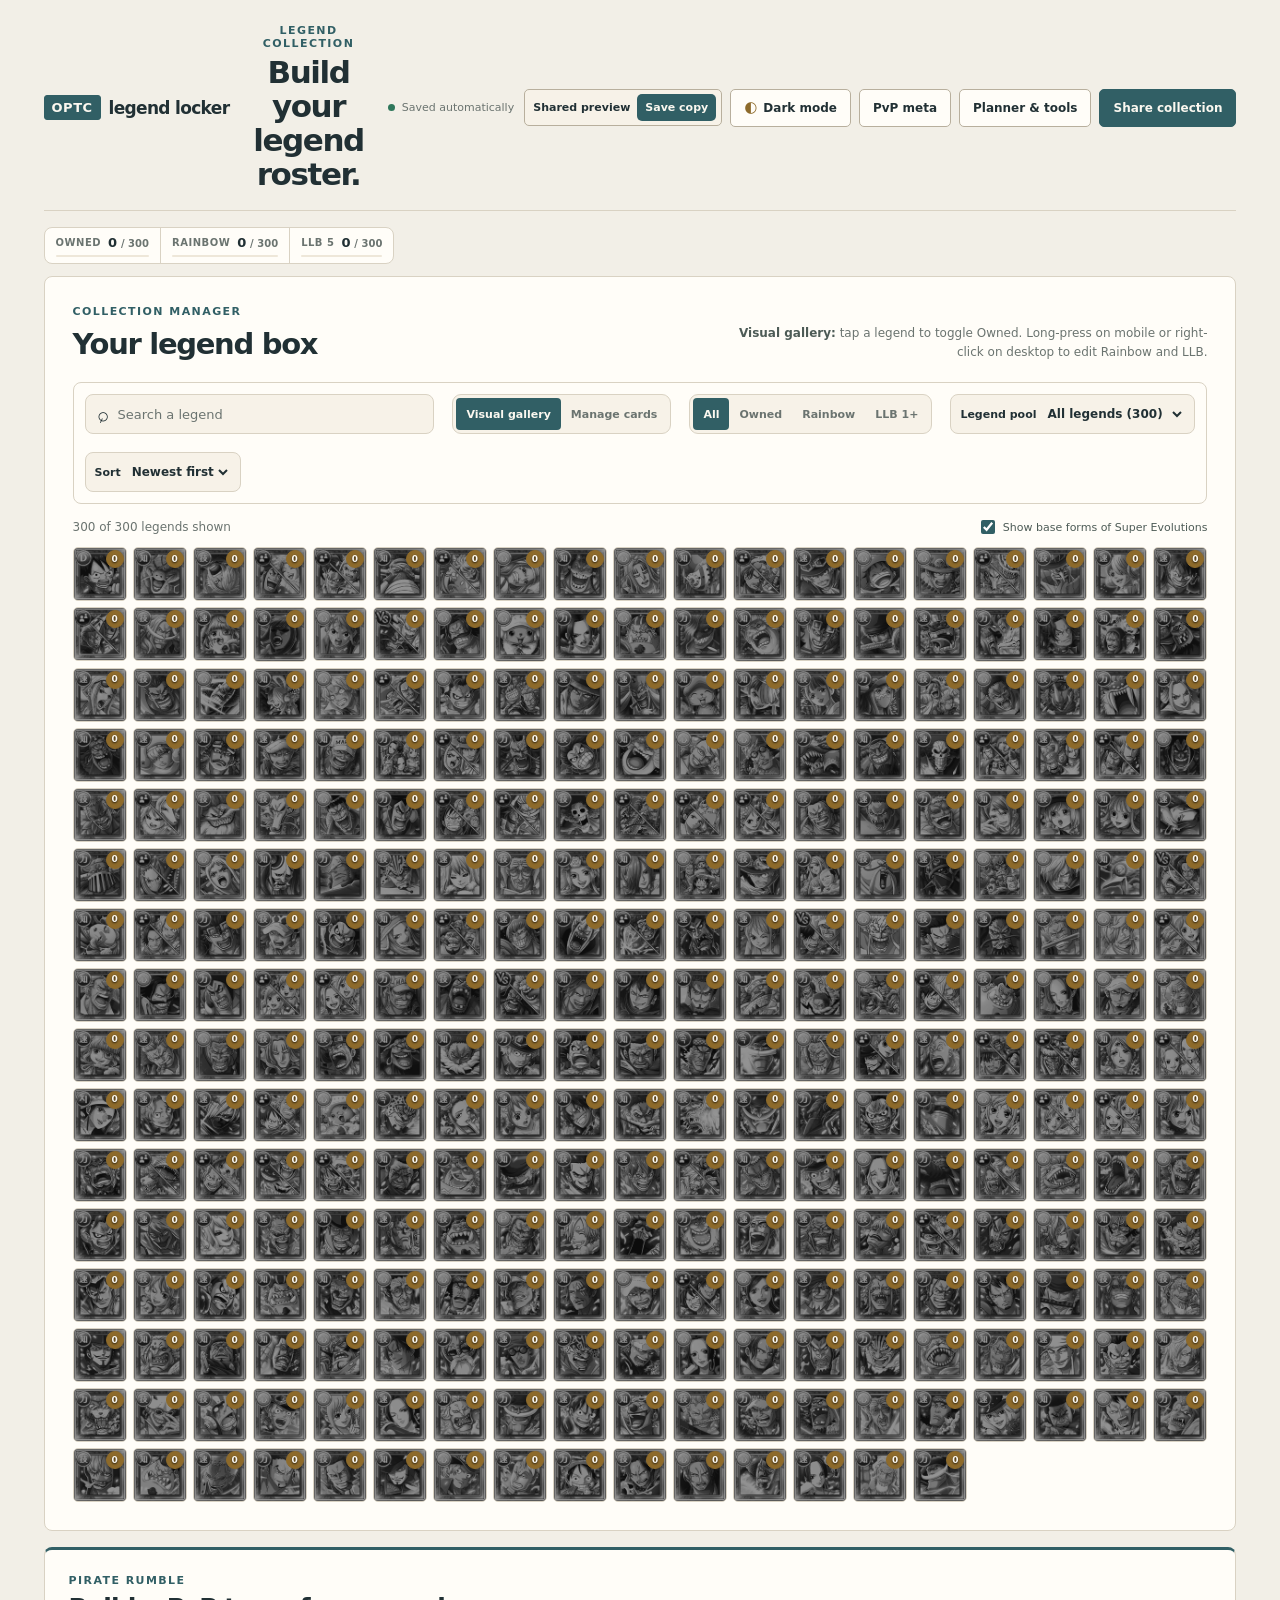
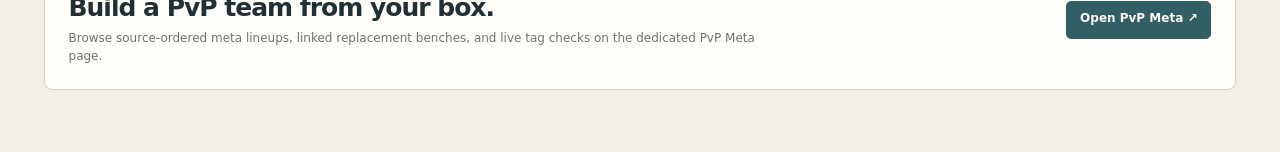
<file: index.html>
<!DOCTYPE html>
<html lang="en">
<head>
  <meta charset="utf-8">
  <meta name="viewport" content="width=device-width, initial-scale=1">
  <meta name="author" content="antonlabz">
  <meta name="description" content="A modern collection tracker for One Piece Treasure Cruise legends.">
  <link rel="canonical" href="https://optc-checklist.vercel.app">
  <title>OPTC Legend Locker</title>
  <link rel="icon" type="image/x-icon" href="red.ico">
  <link rel="stylesheet" href="css/style.css?v=rumble-meta-v3">

  <script src="https://2shankz.github.io/optc-db.github.io/common/data/units.js"></script>
  <script src="https://2shankz.github.io/optc-db.github.io/common/data/flags.js"></script>
  <script src="https://2shankz.github.io/optc-db.github.io/common/data/evolutions.js"></script>
  <script src="https://2shankz.github.io/optc-db.github.io/common/data/tags.js"></script>
  <script src="js/lz-string.js?v=legend-locker"></script>
  <script src="js/flairs.js?v=legend-locker-full-art"></script>
  <script defer src="js/scripts.js?v=rumble-meta-v3"></script>
</head>

<body>
  <noscript>JavaScript is required to run this page.</noscript>

  <div class="app-shell">
    <main id="top" class="main-content">
      <header class="topbar">
      <a class="brand" href="#top" aria-label="OPTC Legend Locker home">
        <span class="brand-mark">OPTC</span>
        <span>legend locker</span>
      </a>
        <div class="topbar-title">
          <p class="eyebrow">Legend collection</p>
          <h2>Build your legend roster.</h2>
        </div>
        <div class="topbar-actions">
          <span id="save-note" class="save-note"><span class="save-dot" aria-hidden="true"></span><span id="save-note-text">Saved automatically</span></span>
          <div id="shared-collection-notice" class="shared-collection-notice" role="status" hidden>
            <span>Shared preview</span>
            <button id="save-shared-copy" type="button">Save copy</button>
          </div>
          <button id="theme-toggle" class="button button-secondary theme-toggle" type="button" aria-pressed="false" aria-label="Switch to dark mode"><span aria-hidden="true">◐</span><span data-theme-toggle-label>Dark mode</span></button>
          <a class="button button-secondary pvp-meta-link" href="rumble.html">PvP meta</a>
          <button id="drawer-toggle" class="button button-secondary" type="button" aria-controls="utility-drawer" aria-expanded="false">Planner &amp; tools</button>
          <button class="button button-primary" id="share-button" type="button">Share collection</button>
        </div>
      </header>

      <section class="collection-overview" aria-label="Collection totals">
        <article class="overview-stat">
          <span>Owned</span>
          <strong id="owned-count">0 <small>/ 0</small></strong>
          <div class="overview-meter"><span id="owned-meter"></span></div>
        </article>
        <article class="overview-stat">
          <span>Rainbow</span>
          <strong id="rainbow-count">0 <small>/ 0</small></strong>
          <div class="overview-meter rainbow-meter"><span id="rainbow-meter"></span></div>
        </article>
        <article class="overview-stat">
          <span>LLB 5</span>
          <strong id="llb-count">0 <small>/ 0</small></strong>
          <div class="overview-meter llb-meter"><span id="llb-meter"></span></div>
        </article>
      </section>

      <section class="collection-panel" aria-labelledby="collection-title">
        <div class="collection-heading">
          <div>
          <p class="eyebrow">Collection manager</p>
            <h2 id="collection-title">Your legend box</h2>
          </div>
          <p id="view-instruction" class="instruction"><strong>Visual gallery:</strong> tap a legend to toggle Owned. Long-press on mobile or right-click on desktop to edit Rainbow and LLB.</p>
        </div>

        <div class="toolbar">
          <label class="search-field" for="legend-search">
            <span aria-hidden="true">⌕</span>
            <input id="legend-search" type="search" placeholder="Search a legend" autocomplete="off">
          </label>

          <div class="view-switch" role="group" aria-label="Collection display mode">
            <button class="view-button is-active" type="button" data-view="gallery" aria-pressed="true">Visual gallery</button>
            <button class="view-button" type="button" data-view="manage" aria-pressed="false">Manage cards</button>
          </div>

          <div class="filter-group" role="group" aria-label="Legend status filter">
            <button class="filter-button is-active" type="button" data-filter="all">All</button>
            <button class="filter-button" type="button" data-filter="owned">Owned</button>
            <button class="filter-button" type="button" data-filter="rainbow">Rainbow</button>
            <button class="filter-button" type="button" data-filter="llb">LLB 1+</button>
          </div>

          <label class="sort-field legend-pool-field" for="legend-pool">
            <span>Legend pool</span>
            <select id="legend-pool">
              <option value="all">All legends</option>
              <option value="super-sugo">Super Sugo</option>
              <option value="anniversary">Anniversary</option>
              <option value="kizuna">Kizuna</option>
              <option value="treasure-map">Treasure Map</option>
              <option value="pirate-festival">Pirate Festival</option>
            </select>
          </label>

          <label class="sort-field" for="sort-order">
            <span>Sort</span>
            <select id="sort-order">
              <option value="newest">Newest first</option>
              <option value="oldest">Oldest first</option>
              <option value="name">Name A–Z</option>
            </select>
          </label>
        </div>

        <div class="collection-meta">
          <span id="visible-count">Loading legends…</span>
          <label class="base-toggle">
            <input id="base-toggle" type="checkbox" checked>
            <span>Show base forms of Super Evolutions</span>
          </label>
        </div>

        <div id="legend-grid" class="legend-grid" aria-live="polite"></div>
      </section>

      <section class="pvp-meta-entry" aria-labelledby="pvp-meta-entry-title">
        <div>
          <p class="eyebrow">Pirate Rumble</p>
          <h2 id="pvp-meta-entry-title">Build a PvP team from your box.</h2>
          <p>Browse source-ordered meta lineups, linked replacement benches, and live tag checks on the dedicated PvP Meta page.</p>
        </div>
        <a class="button button-primary" href="rumble.html">Open PvP Meta ↗</a>
      </section>
    </main>

    <div id="drawer-scrim" class="drawer-scrim" aria-hidden="true"></div>
    <aside id="utility-drawer" class="utility-drawer" aria-labelledby="utility-drawer-title" aria-hidden="true" inert>
      <div class="utility-drawer-panel">
        <div class="utility-drawer-heading">
          <div>
            <p class="eyebrow">Legend locker</p>
            <h2 id="utility-drawer-title">Planner &amp; tools</h2>
          </div>
          <button id="drawer-close" class="icon-button" type="button" aria-label="Close planner and tools">×</button>
        </div>

        <section class="drawer-tools" aria-labelledby="drawer-tools-title">
          <h3 id="drawer-tools-title">Collection tools</h3>
          <div>
            <button id="backup-button" class="button button-secondary" type="button">Backup / restore</button>
            <button id="reset-button" class="button button-danger" type="button">Reset progress</button>
          </div>
        </section>

        <section class="gem-planner" aria-labelledby="gem-planner-title">
          <div class="gem-planner-heading">
            <div>
              <p class="eyebrow">Banner planner</p>
              <h2 id="gem-planner-title">Gem savings</h2>
              <p>Set a daily goal, then check your next banner total.</p>
            </div>
            <p class="gem-planner-note">Estimates only—event dates can move.</p>
          </div>

          <div id="gem-planner-controls" class="gem-planner-controls">
            <label class="gem-plan-field" for="gem-current">
              <span>Gems now</span>
              <input id="gem-current" type="number" min="0" step="1" inputmode="numeric" value="0">
            </label>
            <label class="gem-plan-field" for="gem-daily">
              <span>Save / day</span>
              <input id="gem-daily" type="number" min="0" step="1" inputmode="numeric" value="3">
            </label>
            <label class="gem-plan-field" for="gem-start-date">
              <span>Saving since</span>
              <input id="gem-start-date" type="date">
            </label>
          </div>

          <section class="gem-events" aria-labelledby="gem-events-title">
            <div class="gem-events-heading">
              <div>
                <p class="eyebrow">Official rewards</p>
                <h3 id="gem-events-title">Event gems</h3>
              </div>
              <a id="gem-events-feed-link" class="gem-events-feed-link" href="https://optc-ww.channel.or.jp/news/" target="_blank" rel="noreferrer">Official news ↗</a>
            </div>
            <p id="gem-events-summary" class="gem-events-summary" aria-live="polite">Loading reviewed rewards…</p>
            <div id="gem-event-list" class="gem-event-list" aria-live="polite"></div>
            <p class="gem-events-footnote">Only rewards you add to your plan are included below. Chance prizes are never counted.</p>
          </section>

          <div class="gem-target-grid" aria-live="polite">
            <article class="gem-target-card" data-gem-target="new-year">
              <div class="gem-target-heading">
                <div>
                  <p class="gem-target-kicker">Seasonal</p>
                  <h3>New Year</h3>
                </div>
                <span class="gem-target-symbol" aria-hidden="true">✦</span>
              </div>
              <p class="gem-target-date" data-gem-target-date>—</p>
              <strong><span data-gem-target-total>0</span> <small>gems</small></strong>
              <p class="gem-target-saving" data-gem-target-days>0 days of saving</p>
            </article>

            <article class="gem-target-card" data-gem-target="anniversary">
              <div class="gem-target-heading">
                <div>
                  <p class="gem-target-kicker">Celebration</p>
                  <h3>Anniversary</h3>
                </div>
                <span class="gem-target-symbol anniversary-symbol" aria-hidden="true">◈</span>
              </div>
              <p class="gem-target-date" data-gem-target-date>—</p>
              <strong><span data-gem-target-total>0</span> <small>gems</small></strong>
              <p class="gem-target-saving" data-gem-target-days>0 days of saving</p>
            </article>

            <article class="gem-target-card gem-target-custom" data-gem-target="custom">
              <div class="gem-target-heading">
                <div>
                  <p class="gem-target-kicker">Your target</p>
                  <label class="sr-only" for="gem-custom-name">Custom banner name</label>
                  <input id="gem-custom-name" class="gem-custom-name" type="text" value="Custom banner" maxlength="40" placeholder="Custom banner" autocomplete="off">
                </div>
                <span class="gem-target-symbol custom-symbol" aria-hidden="true">⌁</span>
              </div>
              <label class="sr-only" for="gem-custom-date">Custom banner date</label>
              <input id="gem-custom-date" class="gem-custom-date" type="date">
              <strong><span data-gem-target-total>0</span> <small>gems</small></strong>
              <p class="gem-target-saving" data-gem-target-days>0 days of saving</p>
            </article>
          </div>

          <p id="gem-plan-summary" class="gem-plan-summary"></p>
        </section>
      </div>
    </aside>
  </div>

  <dialog id="backup-dialog" class="backup-dialog">
    <form method="dialog" class="dialog-card">
      <div class="dialog-heading">
        <div>
          <p class="eyebrow">Keep your collection safe</p>
          <h2>Back up &amp; share</h2>
        </div>
        <button class="icon-button" value="cancel" type="submit" aria-label="Close backup dialog">×</button>
      </div>

      <div class="dialog-tabs" role="tablist" aria-label="Collection data options">
        <button class="dialog-tab is-active" type="button" data-transfer-view="export">Export</button>
        <button class="dialog-tab" type="button" data-transfer-view="import">Import</button>
        <button class="dialog-tab" type="button" data-transfer-view="share">Share</button>
      </div>

      <section id="export-view" class="transfer-view">
        <p>Copy this text and keep it somewhere safe. You can paste it into Import on any device.</p>
        <textarea id="export-data" readonly aria-label="Exported collection data"></textarea>
        <button id="copy-export" class="button button-primary" type="button">Copy backup</button>
      </section>

      <section id="import-view" class="transfer-view" hidden>
        <p>Paste a backup here. Importing replaces the progress currently saved in this browser.</p>
        <textarea id="import-data" placeholder="Paste a backup…" aria-label="Collection backup to import"></textarea>
        <div class="dialog-actions">
          <button class="button button-secondary" value="cancel" type="submit">Cancel</button>
          <button id="apply-import" class="button button-primary" type="button">Import progress</button>
        </div>
      </section>

      <section id="share-view" class="transfer-view" hidden>
        <p>Share this link to let someone view your current collection. Their saved progress stays untouched unless they choose to save a copy.</p>
        <textarea id="share-link" readonly aria-label="Shareable collection link"></textarea>
        <div class="dialog-actions share-actions">
          <button id="copy-share-link" class="button button-primary" type="button">Copy share link</button>
          <button id="native-share-link" class="button button-secondary" type="button">Share link</button>
        </div>

        <div class="image-export">
          <div>
            <h3>Compact collection image</h3>
            <p>Save a one-page image with every legend and its current status.</p>
          </div>
          <button id="download-image" class="button button-secondary" type="button">Save image</button>
        </div>
      </section>
      <p id="transfer-feedback" class="transfer-feedback" role="status"></p>
    </form>
  </dialog>

  <dialog id="gallery-editor-dialog" class="gallery-editor-dialog">
    <form method="dialog" class="dialog-card gallery-editor-card">
      <div class="dialog-heading gallery-editor-heading">
        <div class="gallery-editor-legend">
          <img id="gallery-editor-art" alt="">
          <div>
            <p class="eyebrow">Quick edit</p>
            <h2 id="gallery-editor-name">Legend</h2>
            <p id="gallery-editor-id" class="gallery-editor-id"></p>
          </div>
        </div>
        <button class="icon-button" value="cancel" type="submit" aria-label="Close quick edit">×</button>
      </div>

      <div class="gallery-editor-actions" role="group" aria-label="Legend ownership and rainbow status">
        <button id="gallery-editor-owned" class="gallery-editor-button" type="button" aria-pressed="false">Not owned</button>
        <button id="gallery-editor-rainbow" class="gallery-editor-button" type="button" aria-pressed="false">Rainbow</button>
      </div>

      <section class="gallery-editor-llb" aria-labelledby="gallery-editor-llb-label">
        <div>
          <p id="gallery-editor-llb-label">Level Limit Break</p>
          <span>Sets this legend as owned when above 0.</span>
        </div>
        <div class="gallery-editor-llb-options" role="group" aria-label="Level Limit Break level">
          <button type="button" data-gallery-llb="0" aria-pressed="true">0</button>
          <button type="button" data-gallery-llb="1" aria-pressed="false">1</button>
          <button type="button" data-gallery-llb="2" aria-pressed="false">2</button>
          <button type="button" data-gallery-llb="3" aria-pressed="false">3</button>
          <button type="button" data-gallery-llb="4" aria-pressed="false">4</button>
          <button type="button" data-gallery-llb="5" aria-pressed="false">5</button>
        </div>
      </section>
    </form>
  </dialog>

  <template id="legend-card-template">
    <article class="legend-card">
      <button class="portrait-button" type="button" data-action="owned">
        <img class="legend-art" alt="" loading="lazy">
        <span class="owned-badge">Owned</span>
        <span class="llb-badge" role="img" aria-label="Level Limit Break 0 of 5" hidden>0</span>
        <span class="legend-type"></span>
      </button>
      <div class="legend-details">
        <p class="legend-id"></p>
        <h3 class="legend-name"></h3>
        <div class="legend-controls">
          <button class="rainbow-button" type="button" data-action="rainbow" aria-pressed="false">
            <span aria-hidden="true">◈</span> Rainbow
          </button>
          <label class="llb-control">
            <span>LLB</span>
            <select data-action="llb" aria-label="Level Limit Break">
              <option value="0">0</option>
              <option value="1">1</option>
              <option value="2">2</option>
              <option value="3">3</option>
              <option value="4">4</option>
              <option value="5">5</option>
            </select>
          </label>
        </div>
      </div>
    </article>
  </template>

  <template id="gallery-tile-template">
    <article class="gallery-tile">
      <img class="gallery-art" alt="" loading="lazy">
      <span class="gallery-llb-badge" role="img" aria-label="Level Limit Break 0 of 5" hidden>0</span>
    </article>
  </template>
</body>
</html>
</file>
<file: css/style.css>
:root {
  --ink: #213034;
  --muted: #6b7470;
  --muted-strong: #4d5b56;
  --page: #f2efe7;
  --page-deep: #e9e4d8;
  --panel: #fffdf8;
  --panel-strong: #f4eee3;
  --line: #d9d2c3;
  --line-strong: #b8af9d;
  --accent: #315f65;
  --accent-bright: #234d53;
  --green: #2f775b;
  --danger: #a84c43;
  --rainbow: linear-gradient(100deg, #aa5b4e 0%, #bd843d 25%, #587d6d 52%, #58738a 76%, #9a6078 100%);
  font-family: Inter, ui-sans-serif, system-ui, -apple-system, BlinkMacSystemFont, "Segoe UI", sans-serif;
  color: var(--ink);
  background: var(--page);
}

* { box-sizing: border-box; }

html { min-width: 320px; background: var(--page); color-scheme: light; }

body {
  min-width: 320px;
  min-height: 100vh;
  margin: 0;
  color: var(--ink);
  background: var(--page);
}
body.has-open-drawer { overflow: hidden; }

button,
input,
select,
textarea { font: inherit; }

button { cursor: pointer; }

button:focus-visible,
input:focus-visible,
select:focus-visible,
textarea:focus-visible { outline: 2px solid var(--accent-bright); outline-offset: 2px; }

.app-shell { min-height: 100vh; }

.brand {
  display: inline-flex;
  align-items: center;
  gap: 8px;
  width: max-content;
  color: #d6ddff;
  font-size: 17px;
  font-weight: 800;
  letter-spacing: -0.04em;
  text-decoration: none;
}

.brand-mark {
  padding: 4px 7px;
  color: #e6ddff;
  font-size: 13px;
  letter-spacing: 0.04em;
  border: 1px solid rgba(195, 174, 255, 0.44);
  border-radius: 6px;
  background: linear-gradient(135deg, #7554cb, #35216f);
  box-shadow: 0 4px 18px rgba(98, 64, 189, 0.32);
}

.eyebrow {
  margin: 0 0 9px;
  color: var(--accent-bright);
  font-size: 11px;
  font-weight: 800;
  letter-spacing: 0.13em;
  text-transform: uppercase;
}

.topbar h2,
.collection-heading h2,
.dialog-heading h2 { margin: 0; letter-spacing: -0.045em; }
.save-dot { width: 7px; height: 7px; border-radius: 50%; background: var(--green); box-shadow: 0 0 12px var(--green); }

.main-content { width: min(100%, 1420px); margin: 0 auto; padding: 24px clamp(20px, 3.4vw, 58px) 62px; }

.topbar,
.collection-heading,
.toolbar,
.collection-meta,
.dialog-heading,
.dialog-actions { display: flex; align-items: center; justify-content: space-between; gap: 18px; }

.topbar {
  display: grid;
  grid-template-columns: auto minmax(0, 1fr) auto;
  align-items: center;
  margin-bottom: 16px;
  padding-bottom: 19px;
  border-bottom: 1px solid var(--line);
}
.topbar-title { justify-self: center; text-align: center; }
.topbar-title .eyebrow { margin-bottom: 5px; }
.topbar h2 { font-size: clamp(22px, 2.6vw, 31px); line-height: 1.1; }

.topbar-actions { display: flex; align-items: center; justify-content: flex-end; flex-wrap: wrap; gap: 8px; }
.save-note { display: inline-flex; align-items: center; gap: 7px; margin-right: 2px; color: var(--muted); font-size: 11px; white-space: nowrap; }
.save-note.is-shared-preview .save-dot { background: #c7a8ff; box-shadow: 0 0 12px #c7a8ff; }

.button {
  min-height: 38px;
  padding: 9px 13px;
  color: var(--ink);
  font-size: 12px;
  font-weight: 750;
  border: 1px solid var(--line-strong);
  border-radius: 8px;
  background: rgba(19, 30, 63, 0.85);
  transition: transform 160ms ease, border-color 160ms ease, background 160ms ease;
}

.button:hover { transform: translateY(-1px); border-color: rgba(197, 183, 255, 0.65); background: rgba(37, 50, 96, 0.93); }
.button-primary { border-color: transparent; background: linear-gradient(135deg, #a77eff, #7655d7); box-shadow: 0 8px 22px rgba(113, 80, 214, 0.3); }
.button-primary:hover { background: linear-gradient(135deg, #b690ff, #8463e3); }
.button-danger { color: #ffc7d4; border-color: rgba(255, 111, 141, 0.3); background: rgba(109, 32, 55, 0.28); }
.button-danger:hover { border-color: rgba(255, 111, 141, 0.68); background: rgba(139, 40, 68, 0.44); }
.button:disabled { cursor: not-allowed; opacity: 0.48; }
.button:disabled:hover { transform: none; border-color: var(--line-strong); background: rgba(19, 30, 63, 0.85); }

.shared-collection-notice { display: flex; align-items: center; justify-content: space-between; gap: 18px; margin-bottom: 16px; padding: 13px 15px; border: 1px solid rgba(193, 162, 255, 0.42); border-radius: 11px; background: linear-gradient(100deg, rgba(98, 67, 174, 0.33), rgba(16, 28, 63, 0.78)); }
.shared-collection-notice .eyebrow { margin: 0 0 4px; color: #d3c1ff; }
.shared-collection-notice p:last-child { margin: 0; color: var(--muted-strong); font-size: 12px; line-height: 1.45; }
.shared-collection-notice .button { flex: 0 0 auto; }

.topbar-actions .shared-collection-notice { display: inline-flex; align-items: center; gap: 7px; margin: 0; padding: 4px 5px 4px 8px; color: #d7ccff; font-size: 11px; font-weight: 750; white-space: nowrap; border: 1px solid rgba(193, 162, 255, 0.32); border-radius: 8px; background: rgba(77, 52, 144, 0.27); }
.topbar-actions .shared-collection-notice button { min-height: 27px; padding: 4px 8px; color: #f5f1ff; font-size: 11px; font-weight: 800; border: 0; border-radius: 5px; background: rgba(161, 123, 255, 0.55); }
.topbar-actions .shared-collection-notice button:hover { background: rgba(183, 148, 255, 0.72); }

.collection-overview { display: flex; align-items: center; width: max-content; max-width: 100%; margin: 0 0 12px; overflow: hidden; border: 1px solid var(--line); border-radius: 9px; background: rgba(12, 19, 44, 0.52); }
.overview-stat { display: grid; grid-template-columns: auto auto; column-gap: 7px; align-items: center; min-width: 0; padding: 7px 11px 6px; border-right: 1px solid var(--line); }
.overview-stat:last-child { border-right: 0; }
.overview-stat > span { color: var(--muted); font-size: 10px; font-weight: 800; letter-spacing: 0.05em; text-transform: uppercase; }
.overview-stat strong { color: var(--ink); font-size: 13px; letter-spacing: -0.025em; }
.overview-stat strong small { color: var(--muted); font-size: 10px; font-weight: 700; letter-spacing: 0; }
.overview-meter { grid-column: 1 / -1; height: 2px; margin-top: 5px; overflow: hidden; border-radius: 99px; background: rgba(150, 174, 234, 0.13); }
.overview-meter span { display: block; width: 0; height: 100%; border-radius: inherit; background: linear-gradient(90deg, #5ed2a0, #95f2c4); transition: width 180ms ease; }
.overview-meter.rainbow-meter span { background: var(--rainbow); }
.overview-meter.llb-meter span { background: linear-gradient(90deg, #8f66f4, #d1bcff); }

.progress-grid { display: grid; grid-template-columns: repeat(3, minmax(0, 1fr)); gap: 10px; margin-bottom: 16px; }

.progress-card {
  display: grid;
  grid-template-columns: minmax(0, 1fr) auto;
  align-items: center;
  min-width: 0;
  padding: 11px 14px 10px;
  overflow: hidden;
  border: 1px solid var(--line);
  border-radius: 10px;
  background: linear-gradient(135deg, rgba(29, 41, 82, 0.85), rgba(12, 20, 46, 0.82));
}

.progress-card-heading { display: flex; align-items: center; gap: 7px; color: var(--muted-strong); font-size: 11px; font-weight: 700; }
.progress-icon { display: grid; place-items: center; width: 25px; height: 25px; border-radius: 7px; font-size: 13px; }
.owned-icon { color: #82efb4; background: rgba(68, 188, 126, 0.15); }
.rainbow-icon { color: #ffdd91; background: linear-gradient(135deg, rgba(255, 114, 149, 0.22), rgba(105, 169, 255, 0.25)); }
.llb-icon { color: #cbb7ff; background: rgba(162, 124, 255, 0.2); }

.progress-card strong { display: block; margin: 5px 0 8px; font-size: clamp(21px, 1.8vw, 26px); letter-spacing: -0.045em; }
.progress-card small { color: var(--muted); font-size: 12px; font-weight: 650; letter-spacing: 0; }
.meter { grid-column: 1 / -1; height: 4px; overflow: hidden; border-radius: 99px; background: rgba(150, 174, 234, 0.13); }
.meter span { display: block; width: 0; height: 100%; border-radius: inherit; background: linear-gradient(90deg, #5ed2a0, #95f2c4); transition: width 180ms ease; }
.rainbow-meter span { background: var(--rainbow); }
.llb-meter span { background: linear-gradient(90deg, #8f66f4, #d1bcff); }

.gem-planner { position: relative; overflow: hidden; margin-bottom: 16px; padding: clamp(17px, 2.2vw, 25px); border: 1px solid rgba(193, 177, 255, 0.24); border-radius: 14px; background: linear-gradient(135deg, rgba(38, 29, 86, 0.72), rgba(10, 21, 49, 0.9)); box-shadow: 0 14px 38px rgba(4, 3, 20, 0.2); }
.gem-planner::after { position: absolute; top: -115px; right: -80px; width: 270px; height: 270px; content: ""; pointer-events: none; border-radius: 50%; background: radial-gradient(circle, rgba(247, 202, 111, 0.16), transparent 67%); }
.gem-planner-heading { position: relative; z-index: 1; display: flex; align-items: flex-end; justify-content: space-between; gap: 22px; margin-bottom: 17px; }
.gem-planner-heading .eyebrow { margin-bottom: 6px; color: #d3c1ff; }
.gem-planner-heading h2 { margin: 0; font-size: clamp(20px, 2.2vw, 27px); letter-spacing: -0.045em; }
.gem-planner-heading > div > p:last-child { max-width: 635px; margin: 7px 0 0; color: var(--muted-strong); font-size: 12px; line-height: 1.5; }
.gem-planner-note { max-width: 235px; margin: 0; color: var(--muted); font-size: 11px; line-height: 1.45; text-align: right; }
.gem-planner-controls { position: relative; z-index: 1; display: grid; grid-template-columns: repeat(3, minmax(0, 1fr)); gap: 9px; }
.gem-plan-field { display: grid; gap: 6px; min-width: 0; padding: 9px 10px; color: var(--muted); font-size: 10px; font-weight: 800; letter-spacing: 0.04em; text-transform: uppercase; border: 1px solid rgba(182, 172, 241, 0.18); border-radius: 9px; background: rgba(4, 8, 27, 0.36); }
.gem-plan-field input { width: 100%; min-height: 27px; padding: 0; color: var(--ink); font-size: 16px; font-weight: 800; letter-spacing: -0.03em; text-transform: none; border: 0; outline: 0; background: transparent; }
.gem-plan-field input::-webkit-inner-spin-button { opacity: 0.6; }
.gem-plan-field input[type="date"] { font-size: 13px; letter-spacing: 0; color-scheme: dark; }
.gem-target-grid { position: relative; z-index: 1; display: grid; grid-template-columns: repeat(3, minmax(0, 1fr)); gap: 9px; margin-top: 11px; }
.gem-target-card { min-width: 0; padding: 13px; border: 1px solid rgba(182, 172, 241, 0.19); border-radius: 10px; background: rgba(5, 10, 30, 0.48); }
.gem-target-heading { display: flex; align-items: flex-start; justify-content: space-between; gap: 10px; }
.gem-target-heading > div { min-width: 0; flex: 1; }
.gem-target-kicker { margin: 0 0 3px; color: #ac9bd8; font-size: 9px; font-weight: 850; letter-spacing: 0.1em; text-transform: uppercase; }
.gem-target-card h3 { margin: 0; color: #e9e4ff; font-size: 14px; letter-spacing: -0.02em; }
.gem-target-symbol { display: grid; place-items: center; width: 26px; height: 26px; flex: 0 0 auto; color: #ffe6a2; font-size: 15px; border-radius: 8px; background: rgba(242, 190, 86, 0.13); }
.anniversary-symbol { color: #dabfff; background: rgba(176, 127, 255, 0.15); }
.custom-symbol { color: #9cefd0; background: rgba(85, 207, 164, 0.13); }
.gem-target-date,
.gem-custom-date { display: block; min-height: 18px; margin: 8px 0 12px; color: var(--muted); font-size: 11px; font-weight: 700; }
.gem-custom-date { width: 100%; padding: 0; color-scheme: dark; border: 0; outline: 0; background: transparent; }
.gem-target-card strong { display: block; color: #fff; font-size: clamp(23px, 2.2vw, 30px); letter-spacing: -0.055em; }
.gem-target-card strong small { color: #c4bbdf; font-size: 11px; font-weight: 750; letter-spacing: 0; }
.gem-target-saving { margin: 5px 0 0; color: var(--muted-strong); font-size: 11px; }
.gem-target-card.is-unavailable { opacity: 0.62; }
.gem-custom-name { width: 100%; padding: 0; color: #e9e4ff; font-size: 14px; font-weight: 800; letter-spacing: -0.02em; border: 0; outline: 0; background: transparent; }
.gem-custom-name::placeholder { color: var(--muted); }
.gem-custom-name:focus,
.gem-custom-date:focus { color: #fff; }
.gem-plan-summary { position: relative; z-index: 1; margin: 12px 0 0; color: var(--muted); font-size: 11px; line-height: 1.5; }
.sr-only { position: absolute; width: 1px; height: 1px; padding: 0; overflow: hidden; white-space: nowrap; clip: rect(0, 0, 0, 0); border: 0; }

.drawer-scrim { position: fixed; z-index: 20; inset: 0; pointer-events: none; opacity: 0; background: rgba(1, 3, 13, 0.64); backdrop-filter: blur(2px); transition: opacity 180ms ease; }
.drawer-scrim.is-visible { pointer-events: auto; opacity: 1; }
.utility-drawer { position: fixed; z-index: 21; top: 0; right: 0; bottom: 0; width: min(100%, 410px); visibility: hidden; transform: translateX(100%); transition: transform 220ms ease, visibility 0s linear 220ms; }
.utility-drawer.is-open { visibility: visible; transform: translateX(0); transition: transform 220ms ease; }
.utility-drawer-panel { height: 100%; padding: 22px; overflow-y: auto; border-left: 1px solid rgba(193, 177, 255, 0.32); background: linear-gradient(155deg, #151039, #0a1027 70%); box-shadow: -22px 0 70px rgba(0, 0, 0, 0.42); }
.utility-drawer-heading { display: flex; align-items: flex-start; justify-content: space-between; gap: 16px; padding-bottom: 17px; border-bottom: 1px solid var(--line); }
.utility-drawer-heading .eyebrow { margin-bottom: 5px; }
.utility-drawer-heading h2 { margin: 0; font-size: 22px; letter-spacing: -0.045em; }
.drawer-tools { padding: 17px 0; border-bottom: 1px solid var(--line); }
.drawer-tools h3 { margin: 0 0 9px; color: var(--muted-strong); font-size: 11px; letter-spacing: 0.08em; text-transform: uppercase; }
.drawer-tools > div { display: grid; grid-template-columns: repeat(2, minmax(0, 1fr)); gap: 8px; }
.drawer-tools .button { width: 100%; min-height: 35px; padding: 7px 8px; font-size: 11px; }
.utility-drawer .gem-planner { position: static; overflow: visible; margin: 19px 0 0; padding: 0; border: 0; border-radius: 0; background: transparent; box-shadow: none; }
.utility-drawer .gem-planner::after { display: none; }
.utility-drawer .gem-planner-heading { align-items: flex-start; gap: 12px; margin-bottom: 13px; }
.utility-drawer .gem-planner-heading .eyebrow { margin-bottom: 4px; }
.utility-drawer .gem-planner-heading h2 { font-size: 20px; }
.utility-drawer .gem-planner-heading > div > p:last-child { margin-top: 5px; font-size: 11px; }
.utility-drawer .gem-planner-note { max-width: 112px; font-size: 10px; text-align: right; }
.utility-drawer .gem-planner-controls { grid-template-columns: repeat(2, minmax(0, 1fr)); gap: 7px; }
.utility-drawer .gem-plan-field { padding: 8px 9px; }
.utility-drawer .gem-plan-field:last-child { grid-column: 1 / -1; }
.utility-drawer .gem-plan-field input { min-height: 24px; font-size: 14px; }
.utility-drawer .gem-plan-field input[type="date"] { font-size: 12px; }
.utility-drawer .gem-events { margin-top: 16px; padding-top: 15px; border-top: 1px solid var(--line); }
.gem-events-heading { display: flex; align-items: flex-end; justify-content: space-between; gap: 12px; }
.gem-events-heading .eyebrow { margin-bottom: 3px; color: #d3c1ff; font-size: 8px; }
.gem-events-heading h3 { margin: 0; color: var(--ink); font-size: 14px; letter-spacing: -0.025em; }
.gem-events-feed-link { flex: 0 0 auto; color: #cdbbff; font-size: 10px; font-weight: 800; text-decoration: none; }
.gem-events-feed-link:hover { color: #eee8ff; text-decoration: underline; }
.gem-events-summary { margin: 7px 0 0; color: var(--muted-strong); font-size: 10px; line-height: 1.45; }
.gem-event-list { margin-top: 8px; border-top: 1px solid var(--line); }
.gem-event { display: grid; grid-template-columns: minmax(0, 1fr) auto; grid-template-areas: "main reward" "requirements requirements" "actions actions" "status status"; column-gap: 10px; padding: 10px 0; border-bottom: 1px solid var(--line); }
.gem-event-main { grid-area: main; min-width: 0; }
.gem-event-kind { display: inline-flex; align-items: center; min-height: 16px; margin-bottom: 3px; padding: 1px 5px; color: #d8f8e8; font-size: 8px; font-weight: 850; letter-spacing: 0.07em; text-transform: uppercase; border: 1px solid rgba(94, 211, 160, 0.25); border-radius: 99px; background: rgba(58, 180, 125, 0.12); }
.gem-event-claim .gem-event-kind { color: #ffe5a5; border-color: rgba(247, 202, 111, 0.26); background: rgba(247, 202, 111, 0.11); }
.gem-event-chance .gem-event-kind { color: #d4c9ed; border-color: rgba(193, 177, 255, 0.2); background: rgba(165, 135, 235, 0.1); }
.gem-event h4 { margin: 0; color: var(--ink); font-size: 12px; line-height: 1.25; letter-spacing: -0.018em; }
.gem-event-timing { margin: 3px 0 0; color: var(--muted); font-size: 9px; font-weight: 700; }
.gem-event-reward { grid-area: reward; display: grid; align-content: start; justify-items: end; min-width: 48px; }
.gem-event-reward strong { color: #fff; font-size: 17px; line-height: 1; letter-spacing: -0.045em; }
.gem-event-reward span { margin-top: 1px; color: var(--muted); font-size: 8px; font-weight: 800; text-transform: uppercase; }
.gem-event-reward a { margin-top: 5px; color: #c9b6ff; font-size: 9px; font-weight: 800; text-decoration: none; }
.gem-event-reward a:hover { color: #eee8ff; text-decoration: underline; }
.gem-event-requirements { grid-area: requirements; margin: 7px 0 0; color: var(--muted-strong); font-size: 10px; line-height: 1.4; }
.gem-event-actions { grid-area: actions; display: flex; align-items: center; justify-content: space-between; gap: 8px; margin-top: 8px; }
.gem-event-plan-toggle { display: inline-flex; align-items: center; gap: 5px; color: #dce5ff; font-size: 10px; font-weight: 800; cursor: pointer; }
.gem-event-plan-toggle input { width: 14px; height: 14px; margin: 0; accent-color: #68dca4; }
.gem-event-claim-button { min-height: 24px; padding: 4px 7px; color: #cfc5eb; font-size: 9px; font-weight: 800; border: 1px solid rgba(193, 177, 255, 0.24); border-radius: 6px; background: rgba(73, 53, 128, 0.24); }
.gem-event-claim-button:hover:not(:disabled) { color: #fff; border-color: rgba(204, 185, 255, 0.55); background: rgba(103, 75, 178, 0.4); }
.gem-event-claim-button:disabled { cursor: not-allowed; opacity: 0.52; }
.gem-event-status { grid-area: status; margin: 7px 0 0; color: #bdaee0; font-size: 9px; font-weight: 750; }
.gem-event.is-planned { background: linear-gradient(90deg, rgba(61, 154, 113, 0.11), transparent 72%); }
.gem-event.is-claimed { background: linear-gradient(90deg, rgba(89, 69, 143, 0.15), transparent 72%); }
.gem-event.is-expired { opacity: 0.56; }
.gem-events-footnote { margin: 9px 0 0; color: var(--muted); font-size: 9px; line-height: 1.42; }
.utility-drawer .gem-target-grid { display: block; margin-top: 12px; border-top: 1px solid var(--line); }
.utility-drawer .gem-target-card { display: grid; grid-template-columns: minmax(0, 1fr) auto; grid-template-areas: "heading total" "date days"; column-gap: 11px; align-items: center; padding: 10px 0; border: 0; border-bottom: 1px solid var(--line); border-radius: 0; background: transparent; }
.utility-drawer .gem-target-heading { grid-area: heading; }
.utility-drawer .gem-target-date,
.utility-drawer .gem-custom-date { grid-area: date; min-height: 0; margin: 2px 0 0; font-size: 10px; }
.utility-drawer .gem-target-card strong { grid-area: total; align-self: center; font-size: 22px; text-align: right; }
.utility-drawer .gem-target-card strong small { display: block; margin-top: -3px; font-size: 9px; }
.utility-drawer .gem-target-saving { grid-area: days; justify-self: end; margin: 2px 0 0; font-size: 10px; text-align: right; }
.utility-drawer .gem-target-symbol { width: 23px; height: 23px; font-size: 13px; }
.utility-drawer .gem-target-kicker { margin-bottom: 1px; font-size: 8px; }
.utility-drawer .gem-target-card h3,
.utility-drawer .gem-custom-name { font-size: 13px; }
.utility-drawer .gem-plan-summary { margin-top: 10px; font-size: 10px; }

.collection-panel { padding: clamp(17px, 2.2vw, 28px); border: 1px solid var(--line); border-radius: 14px; background: rgba(8, 14, 34, 0.74); backdrop-filter: blur(16px); }
.collection-heading { align-items: flex-end; margin-bottom: 21px; }
.collection-heading h2 { font-size: clamp(21px, 2.4vw, 29px); }
.instruction { max-width: 475px; margin: 0; color: var(--muted); font-size: 12px; line-height: 1.55; text-align: right; }
.instruction strong { color: var(--muted-strong); }

.toolbar { align-items: stretch; flex-wrap: wrap; padding: 11px; border: 1px solid var(--line); border-radius: 11px; background: rgba(16, 26, 58, 0.68); }

.search-field { display: flex; align-items: center; gap: 8px; min-width: min(100%, 196px); flex: 1 1 210px; padding: 0 10px; color: var(--muted); border: 1px solid transparent; border-radius: 8px; background: rgba(4, 9, 25, 0.55); }
.search-field:focus-within { border-color: rgba(193, 177, 255, 0.52); }
.search-field span { font-size: 20px; transform: rotate(-20deg); }
.search-field input { width: 100%; height: 38px; color: var(--ink); font-size: 13px; border: 0; outline: 0; background: transparent; }
.search-field input::placeholder { color: #657193; }

.filter-group,
.view-switch { display: flex; padding: 3px; border: 1px solid var(--line); border-radius: 9px; background: rgba(4, 9, 25, 0.5); }
.filter-button,
.view-button { min-height: 32px; padding: 5px 10px; color: var(--muted); font-size: 11px; font-weight: 750; border: 0; border-radius: 6px; background: transparent; transition: color 150ms ease, background 150ms ease; }
.filter-button:hover,
.view-button:hover { color: var(--muted-strong); }
.filter-button.is-active,
.view-button.is-active { color: #eeeaff; background: rgba(130, 92, 232, 0.42); box-shadow: 0 2px 10px rgba(100, 61, 202, 0.18); }

.sort-field { display: flex; align-items: center; gap: 7px; padding: 0 9px; color: var(--muted); font-size: 11px; font-weight: 700; border: 1px solid var(--line); border-radius: 8px; background: rgba(4, 9, 25, 0.5); }
.sort-field select,
.llb-control select { color: var(--ink); font-size: 12px; font-weight: 700; border: 0; outline: 0; background: transparent; }
.sort-field select { height: 38px; max-width: 125px; }
.legend-pool-field select { max-width: 145px; }
.sort-field option,
.llb-control option { color: #18203e; background: #edf0ff; }

.collection-meta { margin: 16px 0 13px; color: var(--muted); font-size: 12px; }
.base-toggle { display: inline-flex; align-items: center; gap: 8px; color: var(--muted-strong); font-size: 11px; cursor: pointer; }
.base-toggle input { width: 14px; height: 14px; margin: 0; accent-color: var(--accent); cursor: pointer; }

.legend-grid { display: grid; grid-template-columns: repeat(auto-fill, minmax(145px, 1fr)); gap: 12px; }
.legend-grid.is-gallery { grid-template-columns: repeat(auto-fill, minmax(52px, 1fr)); gap: 6px; }

.gallery-tile { position: relative; aspect-ratio: 1; overflow: hidden; cursor: pointer; user-select: none; -webkit-touch-callout: none; touch-action: manipulation; border: 1px solid rgba(149, 171, 230, 0.16); border-radius: 7px; background: #090e22; box-shadow: 0 5px 12px rgba(1, 3, 15, 0.26); transition: border-color 150ms ease, transform 150ms ease, box-shadow 150ms ease; }
.gallery-tile:hover { z-index: 1; border-color: rgba(183, 169, 255, 0.56); transform: scale(1.06); box-shadow: 0 10px 18px rgba(1, 3, 15, 0.48); }
.gallery-tile:focus-visible { z-index: 1; outline: 2px solid var(--accent-bright); outline-offset: 2px; }
.gallery-tile.is-owned { border-color: rgba(94, 211, 160, 0.64); }
.gallery-tile.is-rainbow { border-color: transparent; background: linear-gradient(#090e22, #090e22) padding-box, var(--rainbow) border-box; }
.gallery-art { display: block; width: 100%; height: 100%; object-fit: cover; filter: grayscale(1) contrast(0.86) brightness(0.62); transition: filter 180ms ease, transform 180ms ease; }
.gallery-tile:hover .gallery-art { transform: scale(1.08); }
.gallery-tile.is-owned .gallery-art { filter: none; }
.gallery-tile.is-rainbow .gallery-art { filter: saturate(1.1) contrast(1.05); }
.gallery-llb-badge { position: absolute; top: 2px; right: 2px; z-index: 1; display: grid; place-items: center; width: 18px; height: 18px; color: #fff; font-size: 9px; font-weight: 900; line-height: 1; text-shadow: 0 1px 2px rgba(0, 0, 0, 0.76); border: 1px solid transparent; border-radius: 50%; background: linear-gradient(145deg, #56316f, #160d2b) padding-box, conic-gradient(from -35deg, #ff639e, #ffa861, #fff06c, #69efcc, #6da8ff, #d283ff, #ff639e) border-box; box-shadow: 0 2px 5px rgba(24, 10, 52, 0.72); }

.legend-card {
  overflow: hidden;
  border: 1px solid rgba(149, 171, 230, 0.16);
  border-radius: 10px;
  background: linear-gradient(145deg, rgba(25, 36, 72, 0.83), rgba(10, 16, 38, 0.9));
  box-shadow: 0 10px 24px rgba(1, 3, 15, 0.19);
  transition: border-color 150ms ease, transform 150ms ease, box-shadow 150ms ease;
}

.legend-card:hover { z-index: 1; border-color: rgba(183, 169, 255, 0.42); transform: translateY(-2px); box-shadow: 0 14px 28px rgba(1, 3, 15, 0.36); }
.legend-card.is-owned { border-color: rgba(94, 211, 160, 0.48); }
.legend-card.is-rainbow { border-color: transparent; background: linear-gradient(145deg, rgba(25, 36, 72, 0.95), rgba(10, 16, 38, 0.98)) padding-box, var(--rainbow) border-box; }
.legend-card.is-shared-preview .legend-controls { opacity: 0.72; }

.portrait-button { position: relative; display: block; width: 100%; aspect-ratio: 1.02; padding: 0; overflow: hidden; border: 0; background: #090e22; }
.portrait-button:disabled,
.rainbow-button:disabled,
.llb-control select:disabled { cursor: not-allowed; }
.portrait-button::after { position: absolute; inset: 0; content: ""; pointer-events: none; background: linear-gradient(to top, rgba(6, 10, 28, 0.7), transparent 50%); }
.legend-art { display: block; width: 100%; height: 100%; object-fit: cover; filter: grayscale(1) contrast(0.86) brightness(0.68); transition: filter 180ms ease, transform 220ms ease; }
.legend-card:hover .legend-art { transform: scale(1.045); }
.legend-card.is-owned .legend-art { filter: none; }
.legend-card.is-rainbow .legend-art { filter: saturate(1.1) contrast(1.05); }

.owned-badge,
.legend-type,
.llb-badge { position: absolute; z-index: 1; font-size: 9px; font-weight: 800; letter-spacing: 0.06em; text-transform: uppercase; }
.owned-badge { top: 7px; left: 7px; padding: 4px 5px; color: #9da9c9; border: 1px solid rgba(175, 190, 229, 0.2); border-radius: 5px; background: rgba(4, 8, 24, 0.78); }
.legend-card.is-owned .owned-badge { color: #b1f7ce; border-color: rgba(112, 229, 170, 0.44); background: rgba(15, 86, 57, 0.86); }
.llb-badge { display: grid; place-items: center; top: 6px; right: 6px; width: 28px; height: 28px; padding: 0; color: #fff; font-size: 13px; font-weight: 900; line-height: 1; letter-spacing: 0; text-shadow: 0 1px 2px rgba(0, 0, 0, 0.76); text-transform: none; border: 2px solid transparent; border-radius: 50%; background: linear-gradient(145deg, #56316f, #160d2b) padding-box, conic-gradient(from -35deg, #ff639e, #ffa861, #fff06c, #69efcc, #6da8ff, #d283ff, #ff639e) border-box; box-shadow: 0 3px 10px rgba(24, 10, 52, 0.62), inset 0 0 0 1px rgba(255, 255, 255, 0.24); }
.legend-card.is-max-llb .llb-badge { box-shadow: 0 0 0 2px rgba(255, 233, 117, 0.2), 0 3px 13px rgba(129, 78, 231, 0.78), inset 0 0 0 1px rgba(255, 255, 255, 0.32); }
.legend-type { right: 7px; bottom: 7px; padding: 4px 5px; color: #eef2ff; border-radius: 5px; background: rgba(4, 8, 24, 0.8); }

.legend-details { padding: 9px 9px 10px; }
.legend-id { margin: 0 0 3px; color: #7280a8; font-size: 9px; font-weight: 750; letter-spacing: 0.08em; }
.legend-name { display: -webkit-box; min-height: 31px; margin: 0 0 9px; overflow: hidden; color: #e6ebff; font-size: 11px; font-weight: 720; line-height: 1.4; -webkit-line-clamp: 2; -webkit-box-orient: vertical; }
.legend-controls { display: grid; grid-template-columns: minmax(0, 1fr) auto; gap: 5px; }

.rainbow-button,
.llb-control { min-width: 0; min-height: 29px; color: #8b98b9; font-size: 10px; font-weight: 750; border: 1px solid rgba(151, 174, 229, 0.16); border-radius: 6px; background: rgba(5, 10, 29, 0.65); }
.rainbow-button { padding: 4px 5px; white-space: nowrap; }
.rainbow-button:hover { color: #ebe3ff; border-color: rgba(190, 161, 255, 0.5); }
.rainbow-button[aria-pressed="true"] { color: #fff4bb; border-color: transparent; background: linear-gradient(#191d42, #191d42) padding-box, var(--rainbow) border-box; }
.rainbow-button span { font-size: 12px; }
.llb-control { display: flex; align-items: center; gap: 3px; padding: 0 5px; cursor: pointer; }
.llb-control span { color: var(--muted); }
.llb-control select { width: 19px; height: 27px; cursor: pointer; }
.legend-card.has-llb .llb-control { color: #e6dbff; border-color: rgba(184, 154, 255, 0.52); background: rgba(91, 57, 162, 0.29); }

.empty-state { grid-column: 1 / -1; padding: 46px 20px; color: var(--muted); text-align: center; border: 1px dashed var(--line-strong); border-radius: 11px; background: rgba(13, 22, 51, 0.48); }
.empty-state strong { display: block; margin-bottom: 5px; color: var(--muted-strong); font-size: 14px; }

.backup-dialog,
.gallery-editor-dialog { width: min(100% - 32px, 540px); padding: 0; color: var(--ink); border: 1px solid var(--line-strong); border-radius: 15px; background: #101a3a; box-shadow: 0 25px 90px rgba(0, 0, 0, 0.64); }
.backup-dialog::backdrop,
.gallery-editor-dialog::backdrop { background: rgba(1, 3, 12, 0.74); backdrop-filter: blur(4px); }
.dialog-card { padding: 22px; }
.dialog-heading { align-items: flex-start; }
.dialog-heading h2 { font-size: 23px; }
.icon-button { display: grid; place-items: center; width: 31px; height: 31px; padding: 0 0 2px; color: var(--muted-strong); font-size: 24px; line-height: 1; border: 1px solid var(--line); border-radius: 7px; background: rgba(5, 10, 29, 0.55); }
.icon-button:hover { color: var(--ink); border-color: var(--line-strong); }
.dialog-tabs { display: flex; gap: 8px; margin: 24px 0 14px; }
.dialog-tab { padding: 6px 2px; color: var(--muted); font-size: 12px; font-weight: 750; border: 0; border-bottom: 2px solid transparent; background: transparent; }
.dialog-tab.is-active { color: var(--accent-bright); border-color: var(--accent); }
.transfer-view p { margin: 0 0 12px; color: var(--muted-strong); font-size: 12px; line-height: 1.55; }
.transfer-view textarea { display: block; width: 100%; min-height: 134px; margin-bottom: 12px; padding: 10px; resize: vertical; color: var(--ink); font-size: 11px; line-height: 1.45; border: 1px solid var(--line); border-radius: 8px; outline: none; background: rgba(4, 9, 25, 0.62); }
.transfer-view textarea:focus { border-color: rgba(193, 177, 255, 0.58); }
.transfer-feedback { min-height: 18px; margin: 11px 0 0; color: var(--green); font-size: 12px; }
.share-actions { justify-content: flex-start; }
.image-export { display: flex; align-items: center; justify-content: space-between; gap: 16px; margin-top: 19px; padding-top: 17px; border-top: 1px solid var(--line); }
.image-export h3 { margin: 0 0 4px; color: var(--ink); font-size: 13px; }
.image-export p { max-width: 300px; margin: 0; }

.gallery-editor-dialog { width: min(100% - 32px, 410px); }
.gallery-editor-card { padding: 18px; }
.gallery-editor-heading { gap: 12px; }
.gallery-editor-legend { display: flex; min-width: 0; align-items: center; gap: 12px; }
.gallery-editor-legend img { width: 58px; height: 58px; flex: 0 0 auto; object-fit: cover; border: 1px solid var(--line-strong); border-radius: 10px; background: #090e22; }
.gallery-editor-legend .eyebrow { margin-bottom: 3px; }
.gallery-editor-legend h2 { display: -webkit-box; overflow: hidden; font-size: 17px; line-height: 1.25; -webkit-line-clamp: 2; -webkit-box-orient: vertical; }
.gallery-editor-id { margin: 4px 0 0; color: var(--muted); font-size: 11px; font-weight: 700; }
.gallery-editor-actions { display: grid; grid-template-columns: repeat(2, minmax(0, 1fr)); gap: 8px; margin: 18px 0 10px; }
.gallery-editor-button { min-height: 39px; color: var(--muted-strong); font-size: 12px; font-weight: 800; border: 1px solid var(--line); border-radius: 8px; background: rgba(5, 10, 29, 0.62); }
.gallery-editor-button:hover { color: var(--ink); border-color: var(--line-strong); }
.gallery-editor-button.is-active { color: #b1f7ce; border-color: rgba(112, 229, 170, 0.48); background: rgba(15, 86, 57, 0.62); }
#gallery-editor-rainbow.is-active { color: #fff4bb; border-color: transparent; background: linear-gradient(#191d42, #191d42) padding-box, var(--rainbow) border-box; }
.gallery-editor-llb { margin-top: 14px; padding-top: 15px; border-top: 1px solid var(--line); }
.gallery-editor-llb p { margin: 0 0 3px; color: var(--muted-strong); font-size: 12px; font-weight: 800; }
.gallery-editor-llb span { color: var(--muted); font-size: 11px; }
.gallery-editor-llb-options { display: grid; grid-template-columns: repeat(6, minmax(0, 1fr)); gap: 6px; margin-top: 11px; }
.gallery-editor-llb-options button { min-height: 34px; color: var(--muted-strong); font-size: 12px; font-weight: 850; border: 1px solid var(--line); border-radius: 7px; background: rgba(5, 10, 29, 0.62); }
.gallery-editor-llb-options button:hover { color: var(--ink); border-color: var(--line-strong); }
.gallery-editor-llb-options button.is-active { color: #fff; border-color: transparent; background: linear-gradient(145deg, #56316f, #160d2b) padding-box, conic-gradient(from -35deg, #ff639e, #ffa861, #fff06c, #69efcc, #6da8ff, #d283ff, #ff639e) border-box; }

@media (max-width: 1040px) {
  .topbar { grid-template-columns: auto 1fr; }
  .topbar-title { justify-self: start; margin-left: 18px; text-align: left; }
  .topbar-actions { grid-column: 1 / -1; justify-content: flex-end; margin-top: 13px; }
}

@media (max-width: 680px) {
  .main-content { padding: 23px 13px 40px; }
  .topbar { display: flex; align-items: flex-start; flex-wrap: wrap; gap: 13px; margin-bottom: 13px; padding-bottom: 15px; }
  .topbar-title { order: 2; width: 100%; margin: 0; text-align: left; }
  .topbar-title .eyebrow { margin-bottom: 5px; }
  .topbar h2 { font-size: 26px; }
  .topbar-actions { width: 100%; }
  .topbar-actions .button { flex: 1 1 auto; }
  .save-note { display: none; }
  .shared-collection-notice { align-items: flex-start; flex-direction: column; gap: 11px; }
  .shared-collection-notice .button { width: 100%; }
  .progress-grid { grid-template-columns: repeat(3, minmax(0, 1fr)); gap: 7px; margin-bottom: 12px; }
  .progress-card { display: block; min-height: 83px; padding: 9px 9px 8px; }
  .progress-card-heading { gap: 4px; font-size: 10px; }
  .progress-icon { width: 20px; height: 20px; font-size: 11px; }
  .progress-card strong { margin: 6px 0 7px; font-size: 20px; }
  .progress-card small { display: block; margin-top: -1px; font-size: 10px; }
  .gem-planner-heading { align-items: flex-start; flex-direction: column; gap: 8px; }
  .gem-planner-note { max-width: none; text-align: left; }
  .gem-planner-controls { grid-template-columns: 1fr; }
  .gem-target-grid { grid-template-columns: 1fr; }
  .collection-panel { padding: 15px 11px; }
  .collection-heading { align-items: flex-start; flex-direction: column; }
  .instruction { max-width: none; text-align: left; }
  .toolbar { gap: 8px; padding: 8px; }
  .search-field { flex-basis: 100%; }
  .filter-group,
  .view-switch { width: 100%; overflow-x: auto; }
  .filter-button,
  .view-button { flex: 1 0 auto; }
  .sort-field { flex: 1; justify-content: space-between; }
  .collection-meta { align-items: flex-start; flex-direction: column; gap: 10px; }
  .legend-grid { grid-template-columns: repeat(2, minmax(0, 1fr)); gap: 8px; }
  .legend-grid.is-gallery { grid-template-columns: repeat(auto-fill, minmax(42px, 1fr)); gap: 4px; }
  .image-export { align-items: flex-start; flex-direction: column; }
  .image-export .button { width: 100%; }
  .collection-overview { width: 100%; margin-bottom: 10px; }
  .overview-stat { flex: 1 1 0; padding: 7px 8px 6px; }
  .overview-stat > span { font-size: 9px; }
  .overview-stat strong { font-size: 12px; }
  .topbar-actions .shared-collection-notice { flex: 1 1 100%; align-items: center; flex-direction: row; justify-content: space-between; gap: 7px; }
  .utility-drawer-panel { padding: 18px 16px; }
}

@media (max-width: 370px) {
  .topbar-actions { gap: 6px; }
  .topbar-actions .button { font-size: 11px; }
  .progress-card-heading { font-size: 9px; }
}

/* Pirate Rumble meta */
.pvp-meta-entry {
  display: flex;
  align-items: center;
  justify-content: space-between;
  gap: 24px;
  margin-top: 16px;
  padding: clamp(17px, 2.2vw, 24px);
  overflow: hidden;
  border: 1px solid rgba(175, 149, 255, 0.24);
  border-radius: 13px;
  background:
    radial-gradient(circle at 88% 10%, rgba(135, 90, 231, 0.2), transparent 18rem),
    linear-gradient(140deg, rgba(26, 25, 70, 0.8), rgba(8, 16, 37, 0.82));
}
.pvp-meta-entry .eyebrow { margin-bottom: 6px; color: #d8c8ff; }
.pvp-meta-entry h2 { margin: 0; color: #f1eeff; font-size: clamp(19px, 2vw, 25px); letter-spacing: -0.04em; }
.pvp-meta-entry p:last-child { max-width: 700px; margin: 7px 0 0; color: var(--muted-strong); font-size: 12px; line-height: 1.5; }
.pvp-meta-entry .button { flex: 0 0 auto; text-decoration: none; }

.rumble-page .main-content { width: min(100%, 1600px); }
.rumble-page .topbar { margin-bottom: 20px; }
.rumble-page .rumble-meta-section { margin-top: 0; }

.pvp-meta-link,
.rumble-source-link { display: inline-flex; align-items: center; justify-content: center; text-decoration: none; }

.rumble-meta-section {
  position: relative;
  margin-top: 16px;
  padding: clamp(17px, 2.2vw, 28px);
  overflow: hidden;
  border: 1px solid rgba(175, 149, 255, 0.27);
  border-radius: 14px;
  background:
    radial-gradient(circle at 93% 3%, rgba(135, 90, 231, 0.18), transparent 22rem),
    linear-gradient(145deg, rgba(28, 19, 67, 0.78), rgba(8, 16, 37, 0.86));
  box-shadow: 0 15px 42px rgba(1, 3, 18, 0.2);
}

.rumble-meta-heading { display: flex; align-items: flex-start; justify-content: space-between; gap: 20px; }
.rumble-meta-heading .eyebrow { margin-bottom: 6px; color: #d8c8ff; }
.rumble-meta-heading h2 { margin: 0; color: #f2edff; font-size: clamp(21px, 2.4vw, 29px); letter-spacing: -0.045em; }
.rumble-meta-heading > div > p:last-child { max-width: 690px; margin: 7px 0 0; color: var(--muted-strong); font-size: 12px; line-height: 1.55; }
.rumble-source-link { flex: 0 0 auto; white-space: nowrap; }

.rumble-meta-status { display: flex; flex-wrap: wrap; gap: 7px; margin: 18px 0 11px; }
.rumble-meta-status > span { display: inline-flex; align-items: baseline; gap: 5px; padding: 6px 8px; color: var(--muted); font-size: 10px; border: 1px solid rgba(184, 165, 242, 0.18); border-radius: 7px; background: rgba(5, 10, 29, 0.35); }
.rumble-meta-status strong { color: #cfc5ea; font-size: 9px; font-weight: 850; letter-spacing: 0.07em; text-transform: uppercase; }
.rumble-meta-status span span { color: #f0ecff; font-weight: 750; }

.rumble-credit { display: flex; align-items: flex-start; gap: 9px; margin: 0 0 14px; padding: 10px 11px; color: #c5bcde; border: 1px solid rgba(197, 176, 255, 0.2); border-radius: 9px; background: rgba(15, 13, 47, 0.45); }
.rumble-credit-mark { display: grid; place-items: center; width: 21px; height: 21px; flex: 0 0 auto; color: #ffe49a; font-size: 12px; border-radius: 6px; background: rgba(235, 185, 76, 0.13); }
.rumble-credit p { margin: 0; font-size: 11px; line-height: 1.5; }
.rumble-credit strong { color: #eee7ff; }
.rumble-credit a { color: #c9b4ff; font-weight: 750; text-decoration-color: rgba(201, 180, 255, 0.45); text-underline-offset: 2px; }
.rumble-credit a:hover { color: #eee7ff; }

.rumble-controls { display: flex; align-items: stretch; flex-wrap: wrap; gap: 8px; margin-bottom: 14px; padding: 9px; border: 1px solid rgba(178, 163, 232, 0.16); border-radius: 10px; background: rgba(6, 11, 31, 0.43); }
.rumble-search-field { min-width: min(100%, 245px); flex: 1 1 275px; }
.rumble-filter-group { flex: 0 1 auto; }
.rumble-controls > .button { flex: 0 0 auto; }

.rumble-team-grid { display: grid; grid-template-columns: minmax(0, 1fr); gap: 14px; }
.rumble-team-card { min-width: 0; overflow: hidden; border: 1px solid rgba(158, 171, 229, 0.17); border-radius: 12px; background: linear-gradient(150deg, rgba(21, 31, 68, 0.77), rgba(7, 13, 34, 0.8)); box-shadow: 0 9px 24px rgba(0, 0, 0, 0.14); }
.rumble-team-card.is-ready { border-color: rgba(103, 229, 164, 0.43); }
.rumble-team-card-header { display: flex; align-items: flex-start; justify-content: space-between; gap: 13px; padding: 14px 14px 0; }
.rumble-team-title-group { min-width: 0; }
.rumble-team-title-group h3 { margin: 5px 0 0; color: #f0f3ff; font-size: 17px; line-height: 1.18; letter-spacing: -0.035em; }
.rumble-tier { display: inline-flex; align-items: center; min-height: 19px; padding: 2px 6px; color: #fff0be; font-size: 9px; font-weight: 900; letter-spacing: 0.08em; text-transform: uppercase; border: 1px solid rgba(249, 204, 98, 0.32); border-radius: 5px; background: rgba(127, 84, 20, 0.3); }
.rumble-tier-ss { color: #d9cbff; border-color: rgba(184, 152, 255, 0.34); background: rgba(89, 59, 161, 0.28); }
.rumble-team-availability { display: grid; flex: 0 0 auto; gap: 2px; padding: 6px 7px; color: #bfcae5; font-size: 10px; text-align: right; border: 1px solid rgba(153, 172, 228, 0.17); border-radius: 7px; background: rgba(4, 8, 24, 0.39); }
.rumble-team-availability strong { color: #e3e9ff; font-size: 10px; }
.rumble-team-card.is-ready .rumble-team-availability { color: #96edbd; border-color: rgba(101, 229, 160, 0.28); background: rgba(13, 76, 51, 0.31); }
.rumble-team-card.is-ready .rumble-team-availability strong { color: #bff7d5; }
.rumble-team-summary { min-height: 38px; margin: 11px 14px 9px; color: var(--muted-strong); font-size: 11px; line-height: 1.5; }

.rumble-facets { display: flex; flex-wrap: wrap; gap: 5px; margin: 0 14px 13px; }
.rumble-facet { padding: 3px 6px; color: #c9c2e8; font-size: 9px; font-weight: 800; letter-spacing: 0.035em; border: 1px solid rgba(175, 155, 235, 0.2); border-radius: 99px; background: rgba(112, 82, 182, 0.16); }

.rumble-lineup,
.rumble-replacement-bench,
.rumble-checks { padding: 12px 14px; border-top: 1px solid rgba(154, 173, 229, 0.13); }
.rumble-lineup { background: linear-gradient(90deg, rgba(21, 31, 68, 0.19), rgba(6, 11, 31, 0)); }
.rumble-lineup-header,
.rumble-bench-header { display: flex; align-items: baseline; justify-content: space-between; gap: 12px; margin-bottom: 8px; }
.rumble-lineup h4,
.rumble-replacement-bench h4,
.rumble-checks h4 { margin: 0; color: #cbd4ef; font-size: 10px; font-weight: 850; letter-spacing: 0.08em; text-transform: uppercase; }
.rumble-lineup-order,
.rumble-bench-header p { margin: 0; color: #8898bd; font-size: 9px; font-weight: 700; line-height: 1.35; }
.rumble-lineup-order { color: #b6a7dc; white-space: nowrap; }
.rumble-lineup-scroller { margin: 0 -2px -3px; padding: 2px 2px 8px; overflow-x: auto; overscroll-behavior-x: contain; scrollbar-color: rgba(177, 154, 244, 0.55) rgba(4, 9, 27, 0.4); scrollbar-width: thin; }
.rumble-lineup-scroller::-webkit-scrollbar { height: 7px; }
.rumble-lineup-scroller::-webkit-scrollbar-track { background: rgba(4, 9, 27, 0.4); border-radius: 99px; }
.rumble-lineup-scroller::-webkit-scrollbar-thumb { background: rgba(177, 154, 244, 0.5); border-radius: 99px; }
.rumble-lineup-strip { display: grid; grid-template-columns: repeat(8, minmax(105px, 1fr)); min-width: 920px; gap: 7px; }
.rumble-lineup-position { display: flex; flex-direction: column; min-width: 0; padding: 7px; border: 1px solid rgba(154, 173, 229, 0.14); border-radius: 8px; background: rgba(3, 8, 27, 0.44); transition: border-color 140ms ease, background 140ms ease; }
.rumble-lineup-position.is-core-owned { border-color: rgba(94, 218, 154, 0.25); background: rgba(10, 57, 42, 0.18); }
.rumble-lineup-position.is-bench-ready { border-color: rgba(190, 155, 255, 0.56); background: rgba(74, 49, 137, 0.23); }
.rumble-lineup-position.is-missing { border-color: rgba(255, 135, 163, 0.28); }
.rumble-lineup-position-heading { display: flex; align-items: center; justify-content: space-between; gap: 5px; min-width: 0; margin-bottom: 6px; }
.rumble-lineup-position-label { display: flex; align-items: center; gap: 5px; min-width: 0; }
.rumble-slot-index { display: grid; place-items: center; width: 16px; height: 16px; flex: 0 0 auto; color: #d8c9ff; font-size: 8px; font-weight: 900; border: 1px solid rgba(189, 163, 255, 0.31); border-radius: 50%; background: rgba(93, 59, 170, 0.29); }
.rumble-slot-role { min-width: 0; overflow: hidden; color: #cdd6ef; font-size: 8px; font-weight: 850; letter-spacing: 0.055em; text-overflow: ellipsis; text-transform: uppercase; white-space: nowrap; }
.rumble-lineup-status { flex: 0 0 auto; color: #8797bf; font-size: 8px; font-weight: 800; white-space: nowrap; }
.rumble-lineup-status.is-owned { color: #8ceeb8; }
.rumble-lineup-status.is-bench-ready { color: #d3bbff; }
.rumble-lineup-status.is-missing { color: #ffb0c1; }

.rumble-unit-control { display: grid; grid-template-columns: 38px minmax(0, 1fr); align-items: center; width: 100%; min-height: 44px; gap: 7px; padding: 4px; color: #c9d2ec; text-align: left; border: 1px solid rgba(144, 166, 225, 0.16); border-radius: 7px; background: rgba(8, 14, 34, 0.65); transition: transform 140ms ease, border-color 140ms ease, background 140ms ease; }
.rumble-unit-control:hover { border-color: rgba(184, 163, 255, 0.52); background: rgba(28, 37, 78, 0.84); transform: translateY(-1px); }
.rumble-unit-control.is-owned { border-color: rgba(94, 218, 154, 0.38); background: rgba(14, 77, 53, 0.34); }
.rumble-unit-control.is-missing { border-color: rgba(255, 135, 163, 0.27); }
.rumble-unit-control.is-replacement { border-color: rgba(190, 155, 255, 0.43); background: rgba(75, 49, 143, 0.28); }
.rumble-unit-control.is-bench-ready { border-color: rgba(190, 155, 255, 0.5); background: rgba(75, 49, 143, 0.24); }
.rumble-unit-control:disabled { cursor: not-allowed; opacity: 0.65; }
.rumble-unit-control:disabled:hover { border-color: rgba(144, 166, 225, 0.16); background: rgba(8, 14, 34, 0.65); transform: none; }
.rumble-unit-art { display: block; width: 38px; height: 38px; object-fit: cover; border: 1px solid rgba(169, 185, 238, 0.2); border-radius: 5px; background: #090e22; filter: grayscale(1) contrast(0.86) brightness(0.66); }
.rumble-unit-control.is-owned .rumble-unit-art { filter: none; }
.rumble-unit-copy { display: grid; min-width: 0; gap: 1px; }
.rumble-unit-name { display: block; overflow: hidden; color: #e4eaff; font-size: 10px; font-weight: 760; line-height: 1.18; text-overflow: ellipsis; white-space: nowrap; }
.rumble-unit-meta,
.rumble-unit-id { display: block; overflow: hidden; color: #8c9abe; font-size: 8px; font-weight: 700; line-height: 1.25; text-overflow: ellipsis; white-space: nowrap; }
.rumble-unit-id { color: #7180a8; letter-spacing: 0.045em; }
.rumble-unit-control.is-owned .rumble-unit-name { color: #d1f9df; }
.rumble-unit-control.is-replacement .rumble-unit-name { color: #eee3ff; }
.rumble-unit-control.is-bench-ready .rumble-unit-name { color: #eee3ff; }
.rumble-unit-control.is-lineup { grid-template-columns: 1fr; justify-items: center; min-height: 122px; gap: 4px; padding: 6px 4px; text-align: center; }
.rumble-unit-control.is-lineup .rumble-unit-art { width: 48px; height: 48px; }
.rumble-unit-control.is-lineup .rumble-unit-copy { width: 100%; text-align: center; }
.rumble-unit-control.is-lineup .rumble-unit-name { min-height: 24px; white-space: normal; display: -webkit-box; -webkit-box-orient: vertical; -webkit-line-clamp: 2; }
.rumble-unit-control.is-lineup .rumble-unit-meta,
.rumble-unit-control.is-lineup .rumble-unit-id { width: 100%; }
.rumble-lineup-note { display: -webkit-box; min-height: 25px; margin: 6px 1px 0; overflow: hidden; color: #8e9bbd; font-size: 8px; line-height: 1.35; -webkit-box-orient: vertical; -webkit-line-clamp: 2; }
.rumble-unit-control.is-compact { grid-template-columns: 31px minmax(0, 1fr); min-height: 37px; gap: 6px; }
.rumble-unit-control.is-compact .rumble-unit-art { width: 31px; height: 31px; }
.rumble-unit-control.is-compact .rumble-unit-meta { font-size: 8px; }
.rumble-unit-control.is-compact .rumble-unit-id { display: none; }

.rumble-replacement-bench { background: rgba(3, 7, 23, 0.22); }
.rumble-bench-header { align-items: flex-start; }
.rumble-bench-header p { max-width: 440px; text-align: right; }
.rumble-bench-grid { display: grid; grid-template-columns: repeat(auto-fill, minmax(205px, 1fr)); gap: 7px; }
.rumble-bench-item { min-width: 0; padding: 6px; border: 1px solid rgba(154, 173, 229, 0.13); border-radius: 8px; background: rgba(3, 8, 27, 0.28); }
.rumble-bench-item.is-selected { border-color: rgba(190, 155, 255, 0.46); background: rgba(75, 49, 143, 0.18); }
.rumble-bench-slot-label { display: block; overflow: hidden; margin: 0 1px 5px; color: #909fc2; font-size: 8px; font-weight: 800; letter-spacing: 0.035em; text-overflow: ellipsis; text-transform: uppercase; white-space: nowrap; }
.rumble-bench-item.is-selected .rumble-bench-slot-label { color: #d4bcff; }

.rumble-check-list { display: grid; grid-template-columns: repeat(3, minmax(0, 1fr)); gap: 6px; margin: 0; padding: 0; list-style: none; }
.rumble-check { display: flex; align-items: flex-start; gap: 5px; min-width: 0; padding: 6px; color: #b5c0de; border: 1px solid rgba(145, 165, 224, 0.14); border-radius: 7px; background: rgba(3, 8, 25, 0.3); }
.rumble-check.is-passed { color: #aaf2c8; border-color: rgba(94, 218, 154, 0.24); background: rgba(13, 75, 51, 0.26); }
.rumble-check.is-advisory { border-style: dashed; }
.rumble-check-mark { display: grid; place-items: center; width: 14px; height: 14px; flex: 0 0 auto; color: #9ba8cc; font-size: 11px; font-weight: 900; border-radius: 50%; background: rgba(142, 159, 208, 0.14); }
.rumble-check.is-passed .rumble-check-mark { color: #a9f5ca; background: rgba(69, 194, 122, 0.18); }
.rumble-check-copy { display: grid; min-width: 0; gap: 2px; }
.rumble-check-copy strong { color: inherit; font-size: 9px; line-height: 1.27; }
.rumble-check-copy small { color: #8998be; font-size: 8px; font-weight: 700; }

.rumble-team-notes { display: grid; gap: 5px; padding: 10px 14px 12px; border-top: 1px solid rgba(154, 173, 229, 0.13); background: rgba(3, 7, 23, 0.22); }
.rumble-team-note { margin: 0; color: #97a5c6; font-size: 10px; line-height: 1.45; }
.rumble-team-note strong { color: #c3cde7; }
.rumble-empty { display: grid; place-items: center; min-height: 142px; padding: 24px; color: var(--muted); text-align: center; border: 1px dashed rgba(177, 163, 234, 0.3); border-radius: 10px; background: rgba(3, 8, 26, 0.3); }
.rumble-empty strong { margin-bottom: 4px; color: #d6dcef; font-size: 13px; }
.rumble-empty span { font-size: 11px; line-height: 1.45; }
.rumble-empty.is-error { border-color: rgba(255, 128, 158, 0.36); }

.rumble-roster { margin-top: 13px; padding: 14px; border: 1px solid rgba(174, 160, 233, 0.2); border-radius: 10px; background: rgba(4, 9, 27, 0.45); }
.rumble-roster-heading { display: flex; align-items: flex-start; justify-content: space-between; gap: 12px; margin-bottom: 10px; }
.rumble-roster-heading .eyebrow { margin-bottom: 4px; color: #cfbdff; }
.rumble-roster-heading h3 { margin: 0; color: #e9edff; font-size: 15px; letter-spacing: -0.025em; }
.rumble-roster-heading p:last-child { margin: 4px 0 0; color: var(--muted); font-size: 10px; line-height: 1.4; }
#rumble-roster-count { flex: 0 0 auto; padding: 5px 6px; color: #bbc8e8; font-size: 9px; font-weight: 800; border: 1px solid rgba(154, 173, 229, 0.18); border-radius: 6px; background: rgba(10, 17, 41, 0.58); }
.rumble-roster > .rumble-search-field { width: 100%; min-width: 0; margin-bottom: 9px; }
.rumble-roster-grid { display: grid; grid-template-columns: repeat(auto-fill, minmax(195px, 1fr)); gap: 7px; }
.rumble-meta-footnote { margin: 12px 0 0; color: #98a6c7; font-size: 10px; line-height: 1.5; }

@media (max-width: 1080px) {
  .rumble-lineup-strip { min-width: 880px; }
}

@media (max-width: 680px) {
  .pvp-meta-entry { align-items: flex-start; flex-direction: column; gap: 13px; }
  .pvp-meta-entry .button { width: 100%; }
  .rumble-meta-section { padding: 15px 11px; }
  .rumble-meta-heading { display: block; }
  .rumble-source-link { width: 100%; margin-top: 12px; }
  .rumble-meta-status { gap: 5px; margin-top: 13px; }
  .rumble-meta-status > span { flex: 1 1 calc(50% - 5px); justify-content: space-between; }
  .rumble-credit { padding: 9px; }
  .rumble-controls { gap: 7px; padding: 8px; }
  .rumble-search-field { flex-basis: 100%; }
  .rumble-filter-group { width: 100%; overflow-x: auto; }
  .rumble-filter-group .filter-button { flex: 1 0 auto; }
  .rumble-controls > .button { flex: 1 1 auto; }
  .rumble-team-card-header { padding: 12px 11px 0; }
  .rumble-team-summary { min-height: 0; margin: 10px 11px 8px; }
  .rumble-facets { margin: 0 11px 11px; }
  .rumble-lineup,
  .rumble-replacement-bench,
  .rumble-checks { padding: 10px 11px; }
  .rumble-lineup-header { align-items: flex-start; }
  .rumble-lineup-order { max-width: 126px; text-align: right; white-space: normal; }
  .rumble-lineup-strip { grid-template-columns: repeat(8, minmax(98px, 1fr)); min-width: 840px; gap: 6px; }
  .rumble-lineup-position { padding: 6px; }
  .rumble-unit-control.is-lineup { min-height: 116px; }
  .rumble-unit-control.is-lineup .rumble-unit-art { width: 44px; height: 44px; }
  .rumble-bench-header { display: block; }
  .rumble-bench-header p { max-width: none; margin-top: 4px; text-align: left; }
  .rumble-bench-grid { grid-template-columns: 1fr; }
  .rumble-check-list { grid-template-columns: 1fr; }
  .rumble-team-notes { padding: 9px 11px 11px; }
  .rumble-roster { padding: 11px; }
  .rumble-roster-grid { grid-template-columns: 1fr; }
}

@media (max-width: 410px) {
  .rumble-team-card-header { display: block; }
  .rumble-team-availability { width: max-content; margin-top: 8px; text-align: left; }
  .rumble-meta-status > span { flex-basis: 100%; }
}

/* Calm field-guide theme: deliberate surfaces, no glow or glass treatment. */
:root {
  --surface: #fffdf8;
  --surface-soft: #f7f2e8;
  --surface-inset: #eee7d9;
  --accent-contrast: #fbf8f0;
  --gold: #8d6a2b;
  --gold-soft: #f0e3c5;
  --success-soft: #e0eee5;
  --danger-soft: #f4e0dc;
  --art-veil: rgba(31, 48, 52, 0.12);
}

html[data-theme="dark"] {
  --ink: #e6e5dc;
  --muted: #a9b1aa;
  --muted-strong: #c9cec5;
  --page: #111a1d;
  --page-deep: #0d1416;
  --panel: #1a2528;
  --panel-strong: #223034;
  --line: #324144;
  --line-strong: #56696a;
  --accent: #83aba3;
  --accent-bright: #d0e0d7;
  --green: #78c49a;
  --danger: #e18d7d;
  --rainbow: linear-gradient(100deg, #c57e6f 0%, #d4aa62 25%, #80ad9c 52%, #7f9eb2 76%, #bd8298 100%);
  --surface: #1a2528;
  --surface-soft: #202d31;
  --surface-inset: #142023;
  --accent-contrast: #112023;
  --gold: #d3b16c;
  --gold-soft: #373022;
  --success-soft: #1d382d;
  --danger-soft: #3b2724;
  --art-veil: rgba(5, 10, 11, 0.2);
  color-scheme: dark;
}

html[data-theme="light"] { color-scheme: light; }
body { background: var(--page); }

.brand { color: var(--ink); }
.brand-mark { color: var(--accent-contrast); border-color: var(--accent); border-radius: 3px; background: var(--accent); box-shadow: none; }
.eyebrow { color: var(--accent); }
.save-dot { box-shadow: none; }
.save-note.is-shared-preview .save-dot { background: var(--gold); box-shadow: none; }

.button {
  color: var(--ink);
  border-color: var(--line-strong);
  border-radius: 5px;
  background: var(--surface);
  box-shadow: none;
}
.button:hover { transform: none; color: var(--ink); border-color: var(--accent); background: var(--surface-soft); }
.button-primary { color: var(--accent-contrast); border-color: var(--accent); background: var(--accent); box-shadow: none; }
.button-primary:hover { color: var(--accent-contrast); border-color: var(--accent); background: var(--accent); filter: brightness(0.94); }
.button-danger { color: var(--danger); border-color: var(--danger); background: var(--danger-soft); }
.button-danger:hover { color: var(--danger); border-color: var(--danger); background: var(--danger-soft); filter: brightness(0.96); }
.button:disabled:hover { background: var(--surface); border-color: var(--line-strong); }
.theme-toggle { display: inline-flex; align-items: center; justify-content: center; gap: 6px; min-width: 112px; }
.theme-toggle > span:first-child { color: var(--gold); font-size: 15px; line-height: 1; }

.shared-collection-notice,
.topbar-actions .shared-collection-notice {
  color: var(--ink);
  border-color: var(--line-strong);
  border-radius: 5px;
  background: var(--surface-soft);
}
.topbar-actions .shared-collection-notice button,
.topbar-actions .shared-collection-notice button:hover { color: var(--accent-contrast); background: var(--accent); }

.collection-overview,
.progress-card,
.collection-panel,
.toolbar,
.pvp-meta-entry,
.gem-planner,
.rumble-meta-section {
  border-color: var(--line);
  border-radius: 8px;
  background: var(--surface);
  box-shadow: none;
  backdrop-filter: none;
}
.pvp-meta-entry,
.gem-planner,
.rumble-meta-section { border-top: 3px solid var(--accent); }
.pvp-meta-entry::after,
.gem-planner::after { display: none; }
.pvp-meta-entry h2,
.rumble-meta-heading h2,
.rumble-meta-heading h2,
.collection-heading h2,
.gem-planner-heading h2 { color: var(--ink); }
.pvp-meta-entry .eyebrow,
.rumble-meta-heading .eyebrow,
.gem-planner-heading .eyebrow { color: var(--accent); }

.overview-stat { border-color: var(--line); }
.overview-meter,
.meter { background: var(--surface-inset); }
.overview-meter span,
.meter span { background: var(--green); }
.overview-meter.rainbow-meter span,
.rainbow-meter span { background: var(--gold); }
.overview-meter.llb-meter span,
.llb-meter span { background: var(--accent); }
.owned-icon { color: var(--green); background: var(--success-soft); }
.rainbow-icon { color: var(--gold); background: var(--gold-soft); }
.llb-icon { color: var(--accent); background: var(--surface-inset); }

.gem-plan-field,
.gem-target-card,
.search-field,
.filter-group,
.view-switch,
.sort-field,
.empty-state,
.rumble-meta-status > span,
.rumble-credit,
.rumble-controls,
.rumble-team-availability,
.rumble-lineup-position,
.rumble-bench-item,
.rumble-check,
.rumble-roster,
#rumble-roster-count,
.rumble-unit-control,
.backup-dialog,
.gallery-editor-dialog,
.icon-button,
.transfer-view textarea,
.gallery-editor-button,
.gallery-editor-llb-options button,
.rainbow-button,
.llb-control {
  color: var(--ink);
  border-color: var(--line);
  background: var(--surface-soft);
  box-shadow: none;
}
.search-field { border-color: var(--line); }
.search-field:focus-within,
.transfer-view textarea:focus { border-color: var(--accent); }
.search-field input::placeholder { color: var(--muted); }
.sort-field option,
.llb-control option { color: var(--ink); background: var(--surface); }
.filter-button,
.view-button { color: var(--muted); border-radius: 4px; }
.filter-button:hover,
.view-button:hover { color: var(--ink); }
.filter-button.is-active,
.view-button.is-active { color: var(--accent-contrast); background: var(--accent); box-shadow: none; }

.gem-target-card,
.gem-plan-field { border-radius: 6px; }
.gem-target-symbol { color: var(--gold); background: var(--gold-soft); }
.anniversary-symbol { color: var(--accent); background: var(--surface-inset); }
.custom-symbol { color: var(--green); background: var(--success-soft); }
.gem-event { border-color: var(--line); background: var(--surface); }
.gem-event h4,
.gem-event-reward strong,
.gem-event-plan-toggle { color: var(--ink); }
.gem-event-reward a { color: var(--accent); }
.gem-event-kind { color: var(--green); border-color: var(--green); background: var(--success-soft); }
.gem-event-claim .gem-event-kind { color: var(--gold); border-color: var(--gold); background: var(--gold-soft); }
.gem-event-chance .gem-event-kind { color: var(--accent); border-color: var(--accent); background: var(--surface-inset); }
.gem-event-claim-button { color: var(--ink); border-color: var(--line-strong); background: var(--surface-soft); }
.gem-event-claim-button:hover:not(:disabled) { color: var(--ink); border-color: var(--accent); background: var(--surface-inset); }
.gem-event-status { color: var(--accent); }
.gem-event.is-planned { background: var(--success-soft); }
.gem-event.is-claimed { background: var(--surface-inset); }

.utility-drawer-panel { border-color: var(--line); background: var(--panel); box-shadow: none; }
.drawer-scrim { background: rgba(16, 25, 27, 0.48); backdrop-filter: none; }
.drawer-tools .button { background: var(--surface-soft); }

.gallery-tile,
.legend-card {
  border-color: var(--line);
  border-radius: 5px;
  background: var(--surface);
  box-shadow: none;
}
.gallery-tile:hover,
.legend-card:hover { border-color: var(--accent); transform: none; box-shadow: none; }
.gallery-tile.is-owned,
.legend-card.is-owned { border-color: var(--green); }
.gallery-tile.is-rainbow,
.legend-card.is-rainbow { border-color: var(--gold); background: var(--surface); }
.portrait-button,
.gallery-tile,
.gallery-editor-legend img { background: var(--surface-inset); }
.portrait-button::after { background: var(--art-veil); }
.gallery-llb-badge,
.llb-badge,
.gallery-editor-llb-options button.is-active {
  color: var(--accent-contrast);
  border-color: var(--gold);
  background: var(--gold);
  box-shadow: none;
}
.legend-card.is-max-llb .llb-badge { box-shadow: none; }
.owned-badge,
.legend-type { color: var(--ink); border-color: var(--line); background: var(--surface); }
.legend-card.is-owned .owned-badge,
.gallery-editor-button.is-active { color: var(--green); border-color: var(--green); background: var(--success-soft); }
.legend-name { color: var(--ink); }
.legend-id,
.rumble-unit-id { color: var(--muted); }
.rainbow-button:hover { color: var(--ink); border-color: var(--accent); }
.rainbow-button[aria-pressed="true"],
#gallery-editor-rainbow.is-active { color: var(--gold); border-color: var(--gold); background: var(--gold-soft); }
.legend-card.has-llb .llb-control { color: var(--accent); border-color: var(--accent); background: var(--surface-inset); }

.backup-dialog,
.gallery-editor-dialog { border-radius: 8px; background: var(--panel); }
.backup-dialog::backdrop,
.gallery-editor-dialog::backdrop { background: rgba(16, 25, 27, 0.5); backdrop-filter: none; }
.dialog-tab.is-active { color: var(--accent); border-color: var(--accent); }
.gallery-editor-legend img { border-color: var(--line); }

.rumble-meta-section { color: var(--ink); }
.rumble-meta-heading > div > p:last-child,
.pvp-meta-entry p:last-child,
.rumble-team-summary,
.rumble-team-note,
.rumble-meta-footnote { color: var(--muted); }
.rumble-source-link { color: var(--ink); }
.rumble-credit { border-radius: 6px; }
.rumble-credit,
.rumble-credit strong,
.rumble-credit p { color: var(--ink); }
.rumble-credit-mark { color: var(--gold); background: var(--gold-soft); }
.rumble-credit a,
.rumble-source-link { color: var(--accent); }
.rumble-credit a:hover,
.rumble-source-link:hover { color: var(--accent-bright); }
.rumble-controls { border-radius: 6px; }
.rumble-team-card { border-color: var(--line); border-radius: 6px; background: var(--surface); box-shadow: none; }
.rumble-team-card.is-ready { border-color: var(--green); }
.rumble-team-card.is-ready .rumble-team-availability { color: var(--green); border-color: var(--green); background: var(--success-soft); }
.rumble-team-card.is-ready .rumble-team-availability strong { color: var(--green); }
.rumble-team-title-group h3,
.rumble-team-availability strong,
.rumble-roster-heading h3,
.rumble-empty strong { color: var(--ink); }
.rumble-tier { color: var(--gold); border-color: var(--gold); border-radius: 3px; background: var(--gold-soft); }
.rumble-tier-ss { color: var(--accent); border-color: var(--accent); background: var(--surface-inset); }
.rumble-team-availability { color: var(--muted); border-radius: 4px; }
.rumble-facet { color: var(--accent); border-color: var(--accent); border-radius: 3px; background: transparent; }
.rumble-lineup,
.rumble-replacement-bench,
.rumble-team-notes { background: transparent; }
.rumble-lineup h4,
.rumble-replacement-bench h4,
.rumble-checks h4,
.rumble-slot-role { color: var(--muted-strong); }
.rumble-lineup-order,
.rumble-bench-header p,
.rumble-bench-slot-label,
.rumble-lineup-note,
.rumble-check-copy small { color: var(--muted); }
.rumble-lineup-scroller { scrollbar-color: var(--line-strong) var(--surface-inset); }
.rumble-lineup-scroller::-webkit-scrollbar-track { background: var(--surface-inset); }
.rumble-lineup-scroller::-webkit-scrollbar-thumb { background: var(--line-strong); }
.rumble-lineup-position,
.rumble-bench-item,
.rumble-check { border-radius: 4px; background: var(--surface-soft); }
.rumble-lineup-position.is-core-owned,
.rumble-unit-control.is-owned,
.rumble-check.is-passed { color: var(--green); border-color: var(--green); background: var(--success-soft); }
.rumble-lineup-position.is-bench-ready,
.rumble-unit-control.is-replacement,
.rumble-unit-control.is-bench-ready,
.rumble-bench-item.is-selected { border-color: var(--accent); background: var(--surface-inset); }
.rumble-lineup-position.is-missing,
.rumble-unit-control.is-missing { border-color: var(--danger); }
.rumble-slot-index { color: var(--accent-contrast); border-color: var(--accent); background: var(--accent); }
.rumble-lineup-status { color: var(--muted); }
.rumble-lineup-status.is-owned { color: var(--green); }
.rumble-lineup-status.is-bench-ready,
.rumble-bench-item.is-selected .rumble-bench-slot-label { color: var(--accent); }
.rumble-lineup-status.is-missing { color: var(--danger); }
.rumble-unit-control { border-radius: 4px; }
.rumble-unit-control:hover { border-color: var(--accent); background: var(--surface); transform: none; }
.rumble-unit-control:disabled:hover { border-color: var(--line); background: var(--surface-soft); }
.rumble-unit-art { border-color: var(--line); border-radius: 3px; background: var(--surface-inset); }
.rumble-unit-name { color: var(--ink); }
.rumble-unit-control.is-owned .rumble-unit-name { color: var(--green); }
.rumble-unit-control.is-replacement .rumble-unit-name,
.rumble-unit-control.is-bench-ready .rumble-unit-name { color: var(--accent); }
.rumble-check-mark { color: var(--muted); background: var(--surface-inset); }
.rumble-check.is-passed .rumble-check-mark { color: var(--green); background: transparent; }
.rumble-empty,
.rumble-roster { border-color: var(--line); border-radius: 6px; background: var(--surface-soft); }
.rumble-empty.is-error { border-color: var(--danger); }
.rumble-roster-heading .eyebrow { color: var(--accent); }
#rumble-roster-count { color: var(--muted); border-radius: 3px; }
</file>
